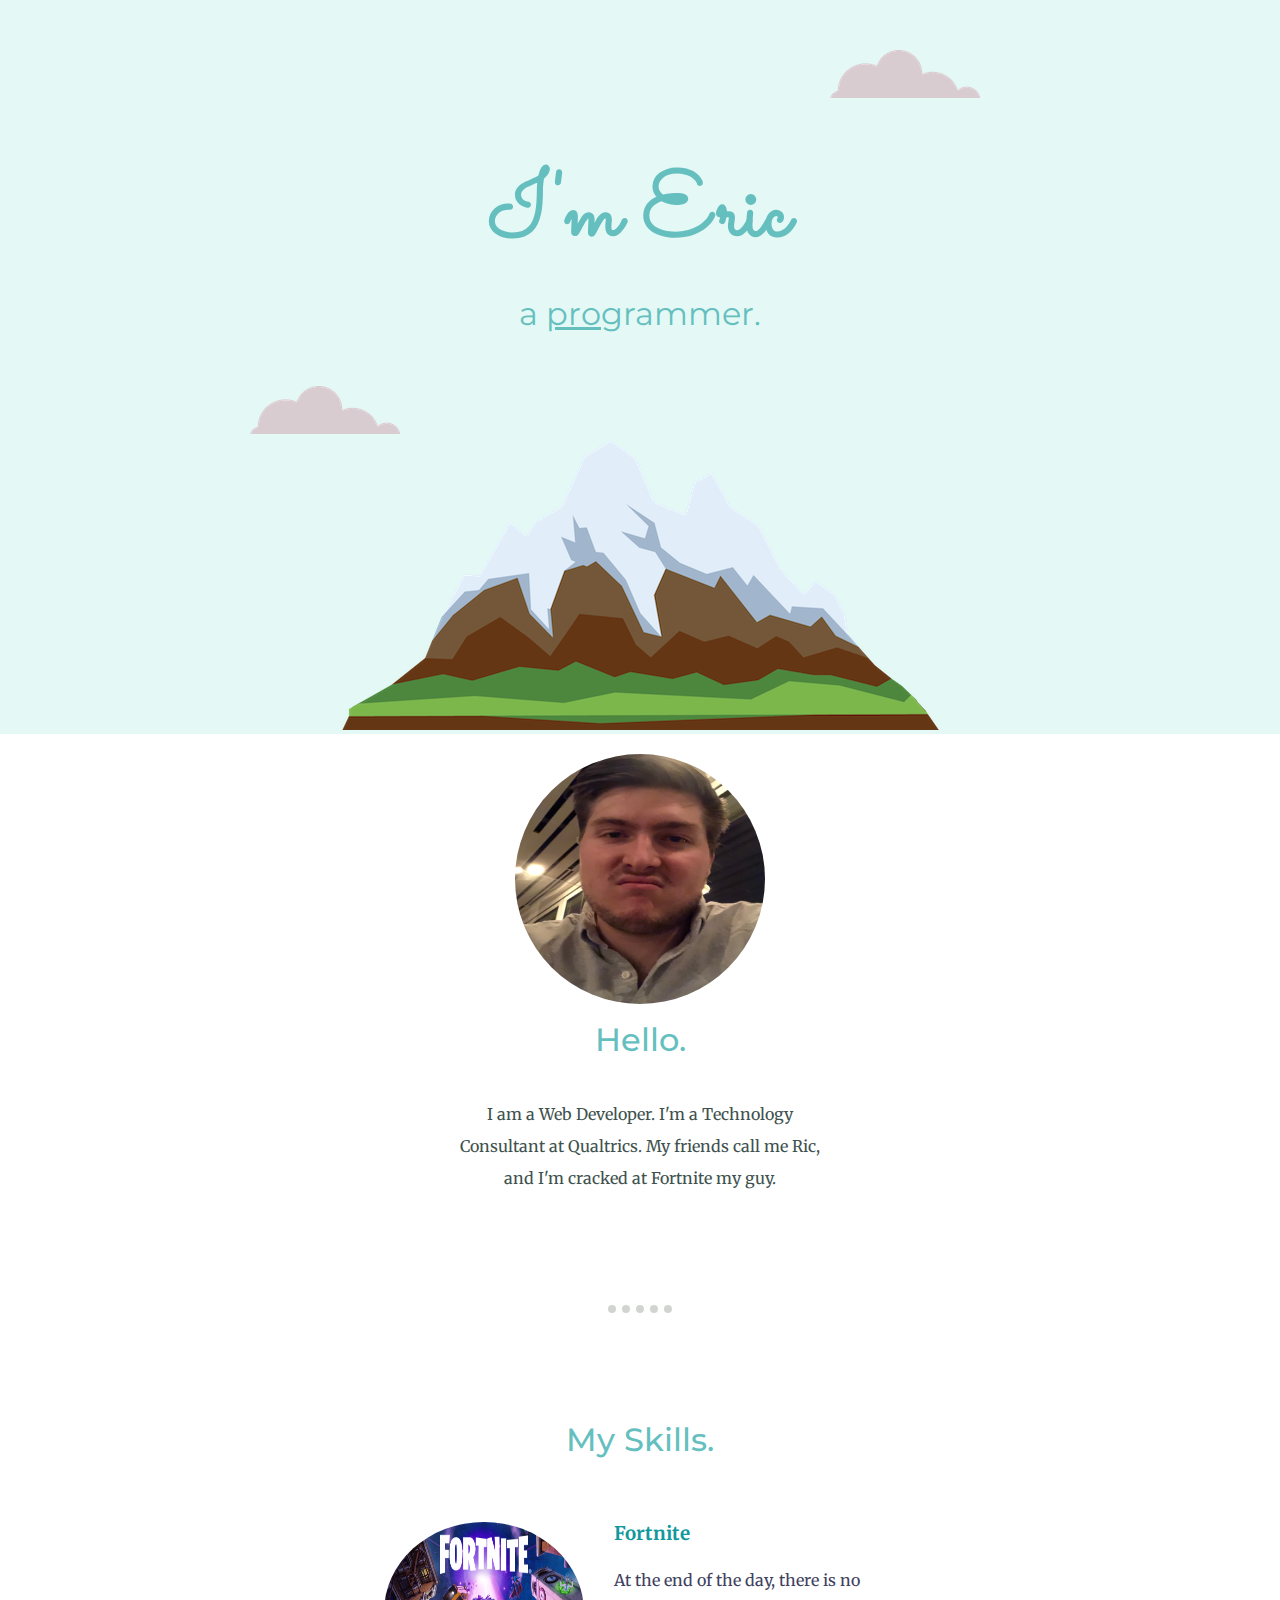
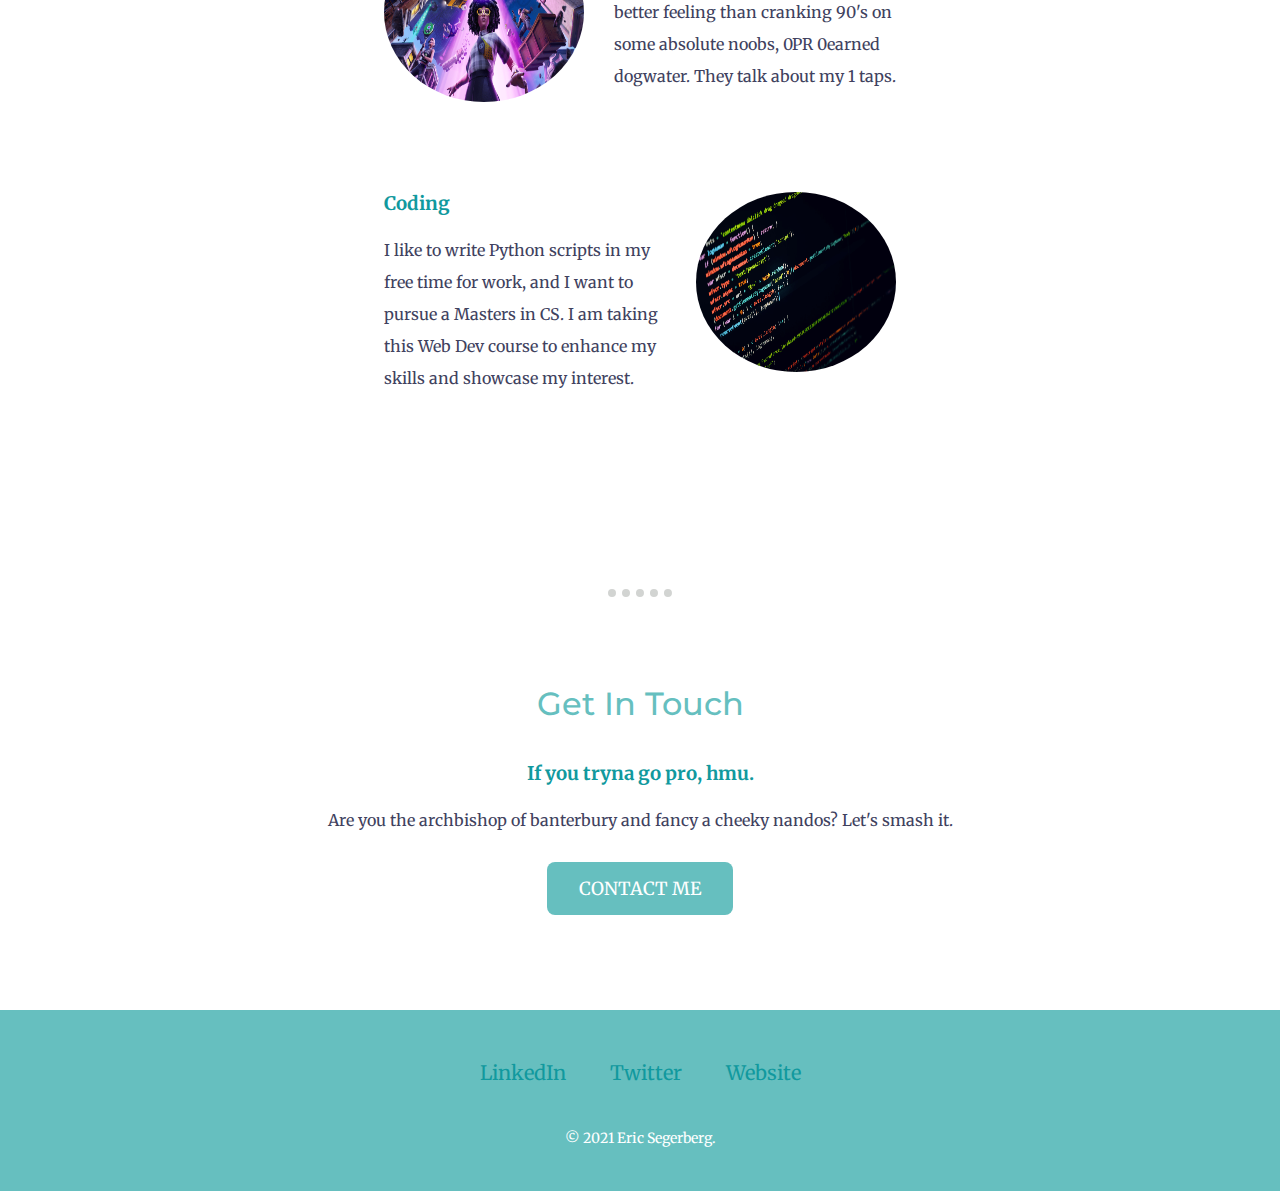
<file: index.html>
<!DOCTYPE html>

<head>
    <meta charset="utf-8">
    <title>Eric Segerberg</title>
    <link rel="stylesheet" href="css/styles.css">
    <link rel="icon" href="favicon.ico">
    <link rel="preconnect" href="https://fonts.googleapis.com">
    <link rel="preconnect" href="https://fonts.gstatic.com" crossorigin>
    <link href="https://fonts.googleapis.com/css2?family=Merriweather:300,400,500,600,700&family=Montserrat:300,400,500,600,700&family=Sacramento&display=swap" rel="stylesheet">
</head>

<body>
<div class="top-container">
    <img id="top-cloud" src="images/cloud.png" alt="cloud-img">
    <div class="title-text">
        <h1>I'm Eric</h1>
        <h2 class="sub-text">a <span class="span-pro">pro</span>grammer.</h2>
    </div>
    <img id="bottom-cloud" src="images/cloud.png" alt="cloud-img">
    <img src="images/mountain.png" alt="mountain-img">
</div>

<div class="profile">
    <img class="profile-img" src="images/me.jpeg" alt="profile-img">
    <h2>Hello.</h2>
    <p class="profile-descr">I am a Web Developer. I'm a Technology Consultant at Qualtrics. My friends call me Ric, and I'm cracked at Fortnite my guy.</p>
</div>
<hr>
<div class="skills">
    <h2>My Skills.</h2>
    <div class="skill-row">
        <img class="fortnite-img" src="images/fortnite.png" alt="fortine-img">
        <h3>Fortnite</h3>
        <p>At the end of the day, there is no better feeling than cranking 90's on some absolute noobs, 0PR 0earned dogwater. They talk about my 1 taps.</p>
    </div>
    <div class="skill-row">
        <img class="coding-img" src="images/coding.png" alt="coding-img">
        <h3>Coding</h3>
        <p>I like to write Python scripts in my free time for work, and I want to pursue a Masters in CS. I am taking this Web Dev course to enhance my skills and showcase my interest.</p>
    </div>
</div>
<hr>
<div class="contact-me">
    <h2>Get In Touch</h2>
    <h3>If you tryna go pro, hmu.</h3>
    <p>Are you the archbishop of banterbury and fancy a cheeky nandos? Let's smash it.</p>
    <a class="button" href="mailto:esegerberg@yahoo.com">CONTACT ME</a>
</div>
  
<div class="bottom-container">
    <a class="footer-link" href="https://www.linkedin.com/" target="_blank">LinkedIn</a>
    <a class="footer-link" href="https://twitter.com/" target="_blank">Twitter</a>
    <a class="footer-link" href="https://www.appbrewery.co/" target="_blank">Website</a>
    <p class="copyright">© 2021 Eric Segerberg.</p>
</div>
</body>

</html>
</file>
<file: css/styles.css>
/* Stylesheet - organize this better */

/* GENERAL STYLES */
body{
    margin: 0px;
    text-align: center;
    font-family: 'Merriweather', serif;
    color: #40415E
}

h1{
    margin: 50px auto 0px auto;
    font-family: 'Sacramento', cursive;
    font-size: 5.62rem;
    color: #66BFBF;
}

h2{
    font-family: 'Montserrat', sans-serif;
    font-size: 2rem;
    font-weight: 500;
    margin-top: 0px;
    color: #66BFBF;
    line-height: 2;
}

p{
    line-height:2;
}

h3{
    color: #11999E;
}

a{
    color: #11999E;
    font-family: 'Merriweather', serif;
    margin: 20px 20px;
    text-decoration: none;
    font-size: 20px;
}

a:hover{
    color: #EAF6F6;
}

hr{
    color:#d2d4d2;
    border-style: none;
    border-top-style: dotted;
    border-width: 8px;
    width: 5%;
    margin: 75px auto 75px auto;
}

/* ----- */

/* DIV STYLING */
.top-container{
    background:#E4F9F5;
    padding-top: 100px;
    position: relative;
}

.button{
    background-color: #66BFBF;
    border: none;
    color: white;
    margin-top: 10px;
    padding: 15px 32px;
    text-align: center;
    text-decoration: none;
    display: inline-block;
    font-size: 18px;
    border-radius: 8px;
    font-family: 'Merriweather', serif;
}
.button:hover{
    background-color: #11999E;
}

.bottom-container{
    background: #66BFBF;
    padding-top: 50px;
    padding-bottom: 25px;
    position: relative;
}

.profile{
    padding-top: 20px;
    padding-bottom: 20px;
    width: 30%;
    margin: auto;
}

.skills{
    padding-top: 20px;
    padding-bottom: 20px;
}

.skill-row{
    width: 40%;
    margin: 50px auto 100px;
    text-align: left;
}

.contact-me{
    padding-bottom: 75px;
    width: 50%;
    margin: auto;
}
/* ----- */


/* TEXT STYLING */
.copyright{
    color: white;
    padding-top: 25px;
    font-size: 14px;
}

.sub-text{
    font-weight: normal;
}

.span-pro{
    text-decoration: underline;
}

.profile-descr{
    color: #40514E;
}
/* ------- */

/* IMAGE STYLING */
.fortnite-img{
    width: 200px;
    height: 180px;
    border-radius: 50%;
    float: left;
    margin-right: 30px;
}

.coding-img{
    width: 200px;
    height: 180px;
    border-radius: 50%;
    float: right;
    margin-left: 30px;

}

.profile-img{
    height: 250px;
    width: 250px;
    border-radius: 50%;
}

#top-cloud{
    position: absolute;
    right: 300px;
    top: 50px;
}

#bottom-cloud{
    position: absolute;
    left: 250px;
    bottom: 300px;
}
/* ----- */
</file>
